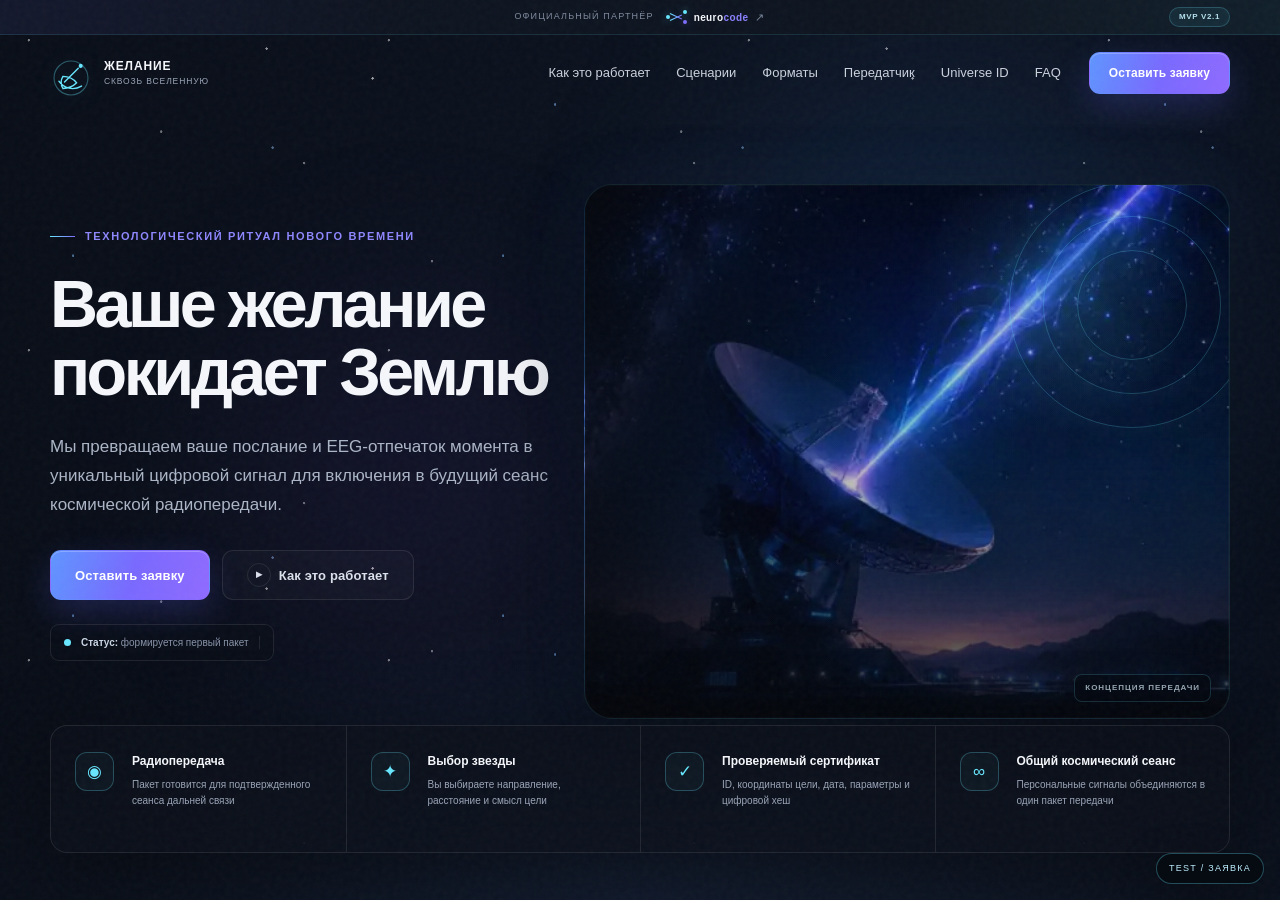
<file: index.html>
<!doctype html>
<html lang="ru">
<head>
  <meta charset="utf-8">
  <meta name="viewport" content="width=device-width, initial-scale=1">
  <meta name="theme-color" content="#05070c">
  <title>Желание сквозь Вселенную — TEST</title>
  <link rel="icon" href="favicon-test.svg?v=20260909" type="image/svg+xml">
  <style>
    html,body{margin:0;width:100%;height:100%;overflow:hidden;background:#05070c}
    #spacewish-app{position:fixed;inset:0;width:100%;height:100%;border:0;visibility:hidden;background:#05070c}
    #spacewish-app.ready{visibility:visible}
  </style>
</head>
<body>
  <iframe id="spacewish-app" src="app.html?v=20260909-noflash1" title="Желание сквозь Вселенную — TEST" onload="this.classList.add('ready')"></iframe>
</body>
</html>
</file>
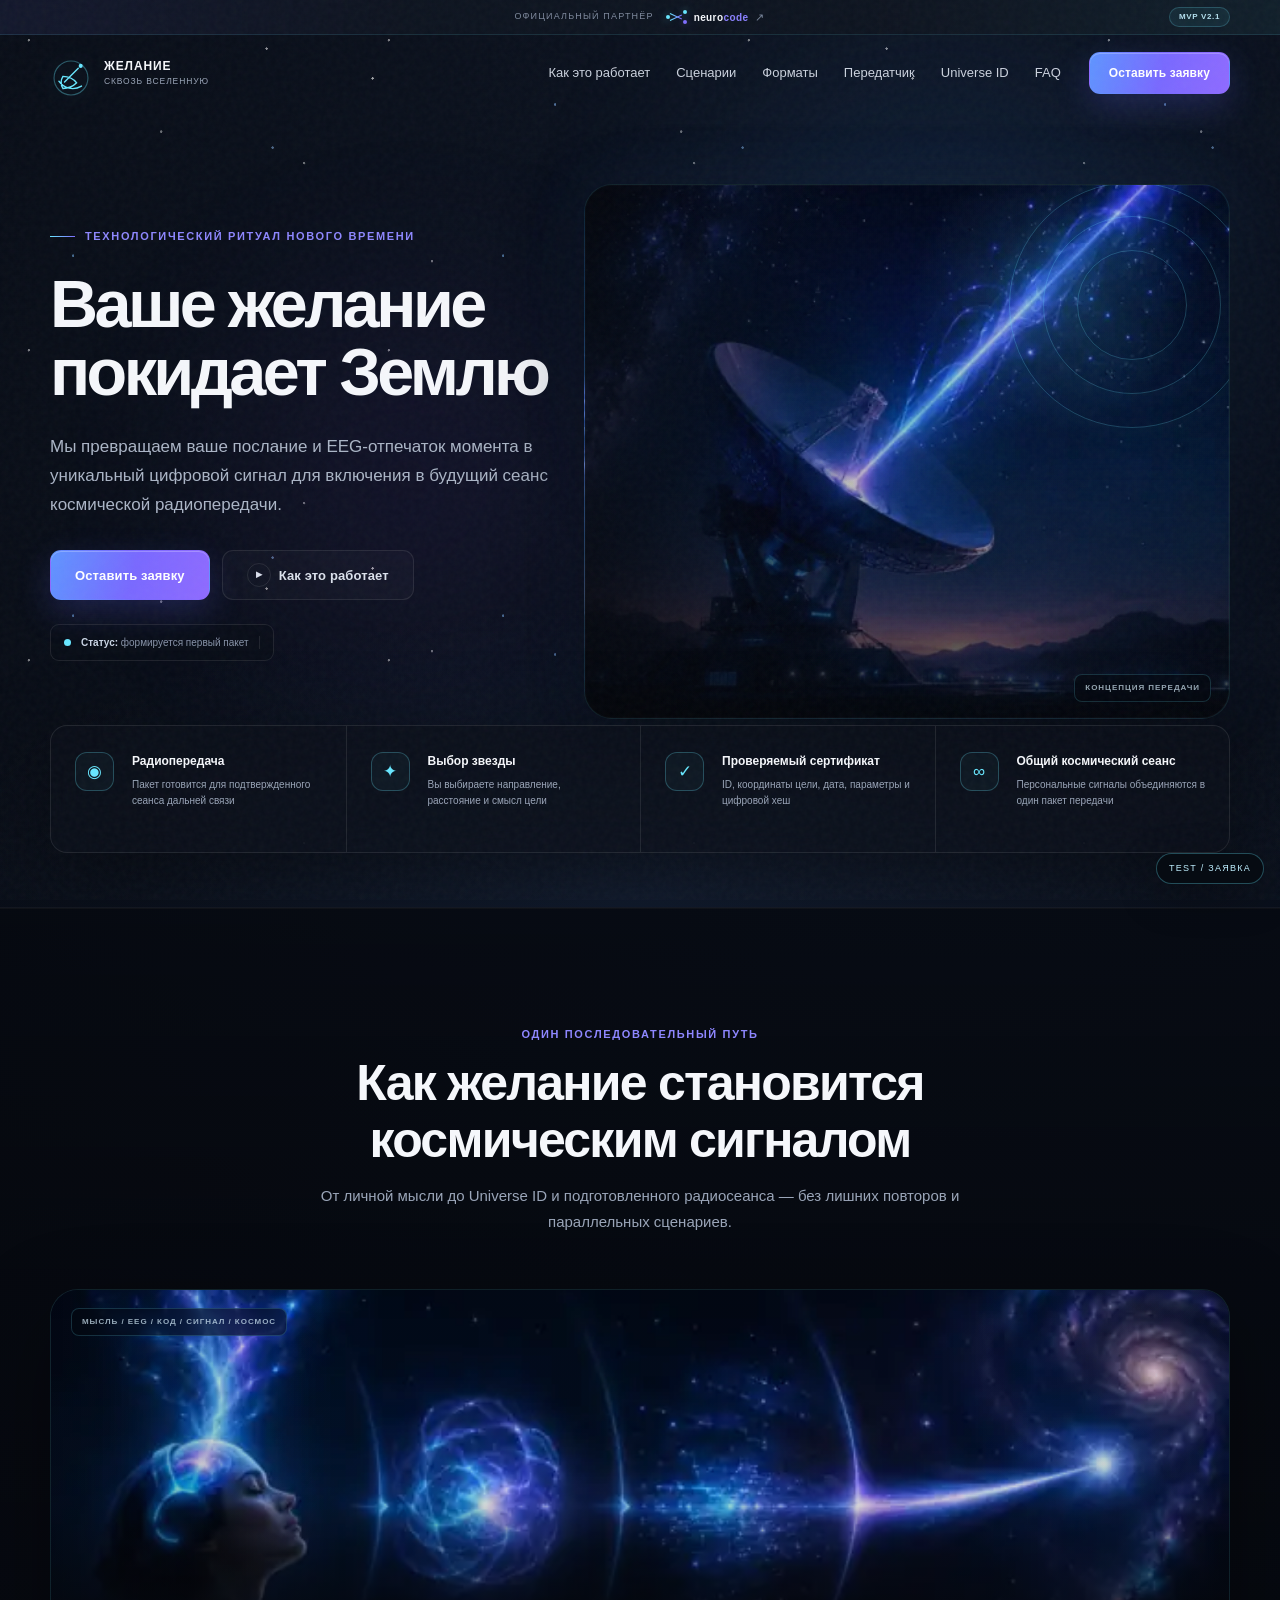
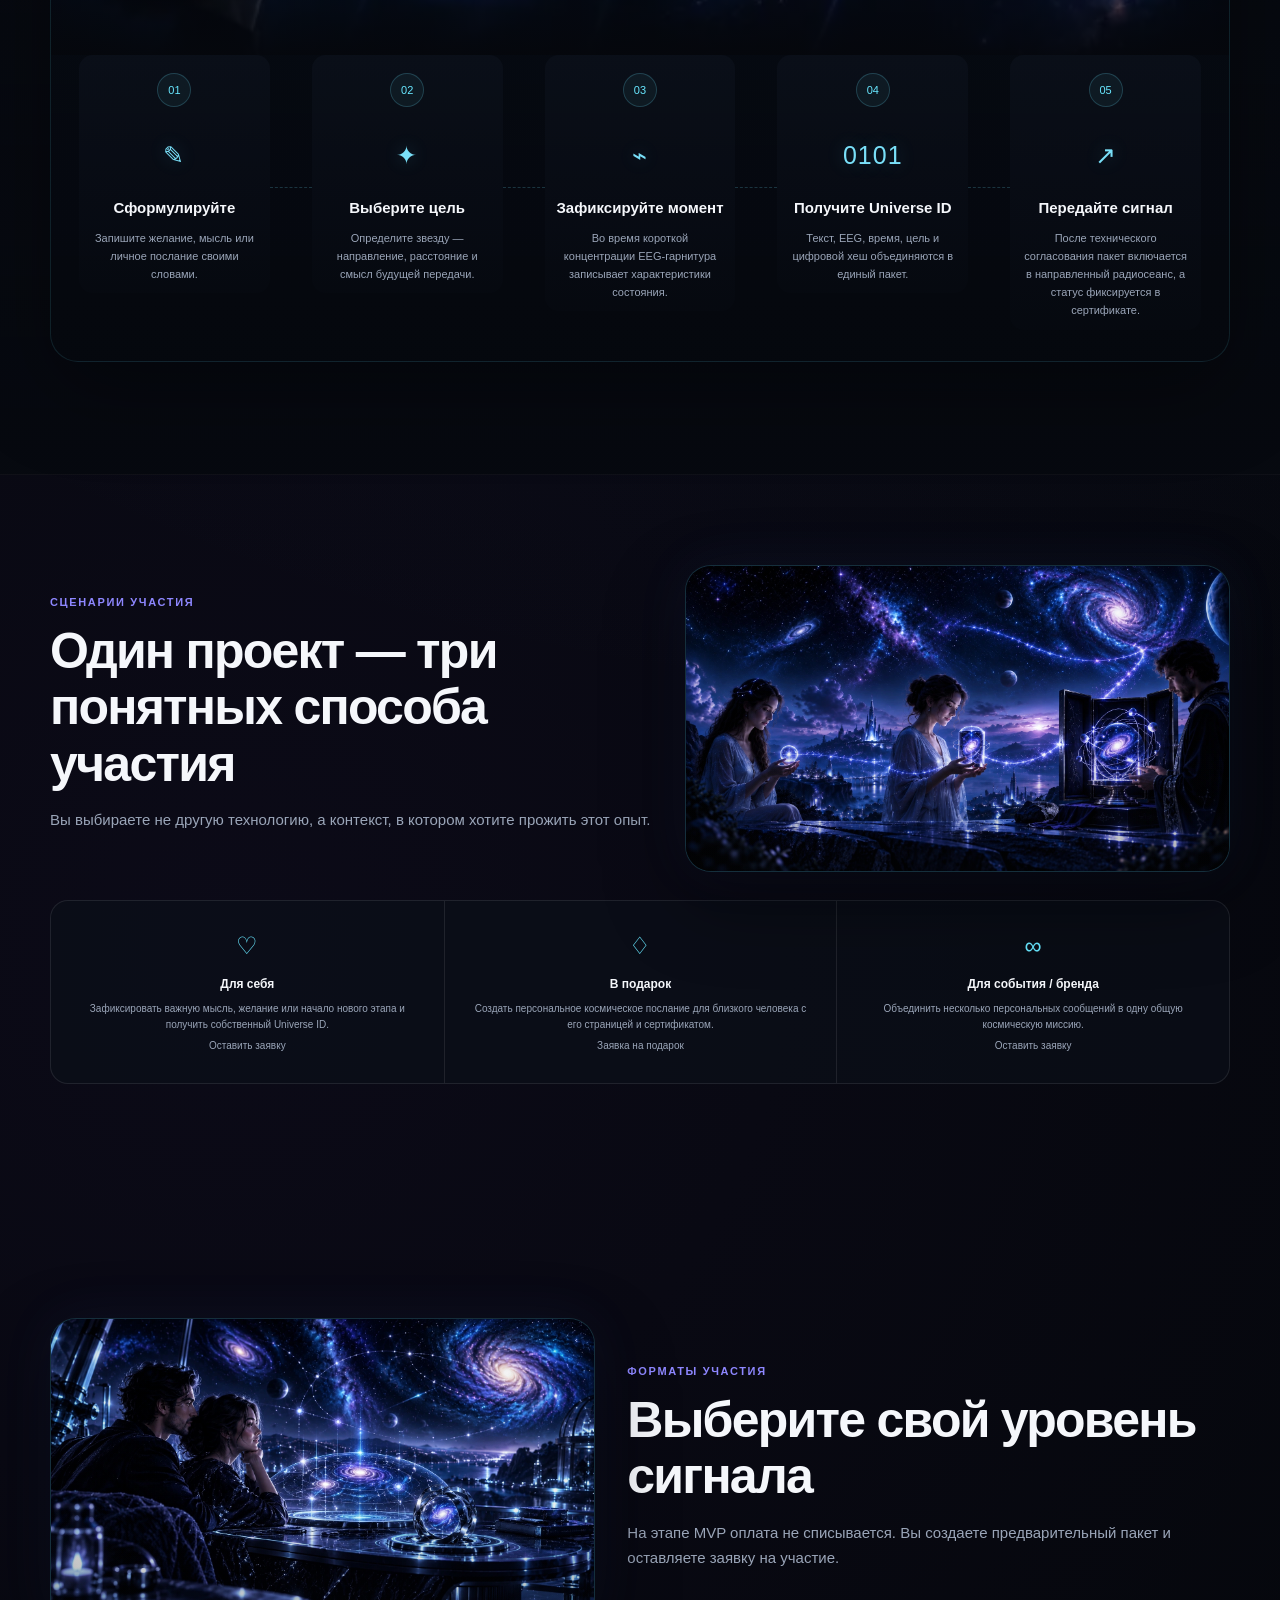
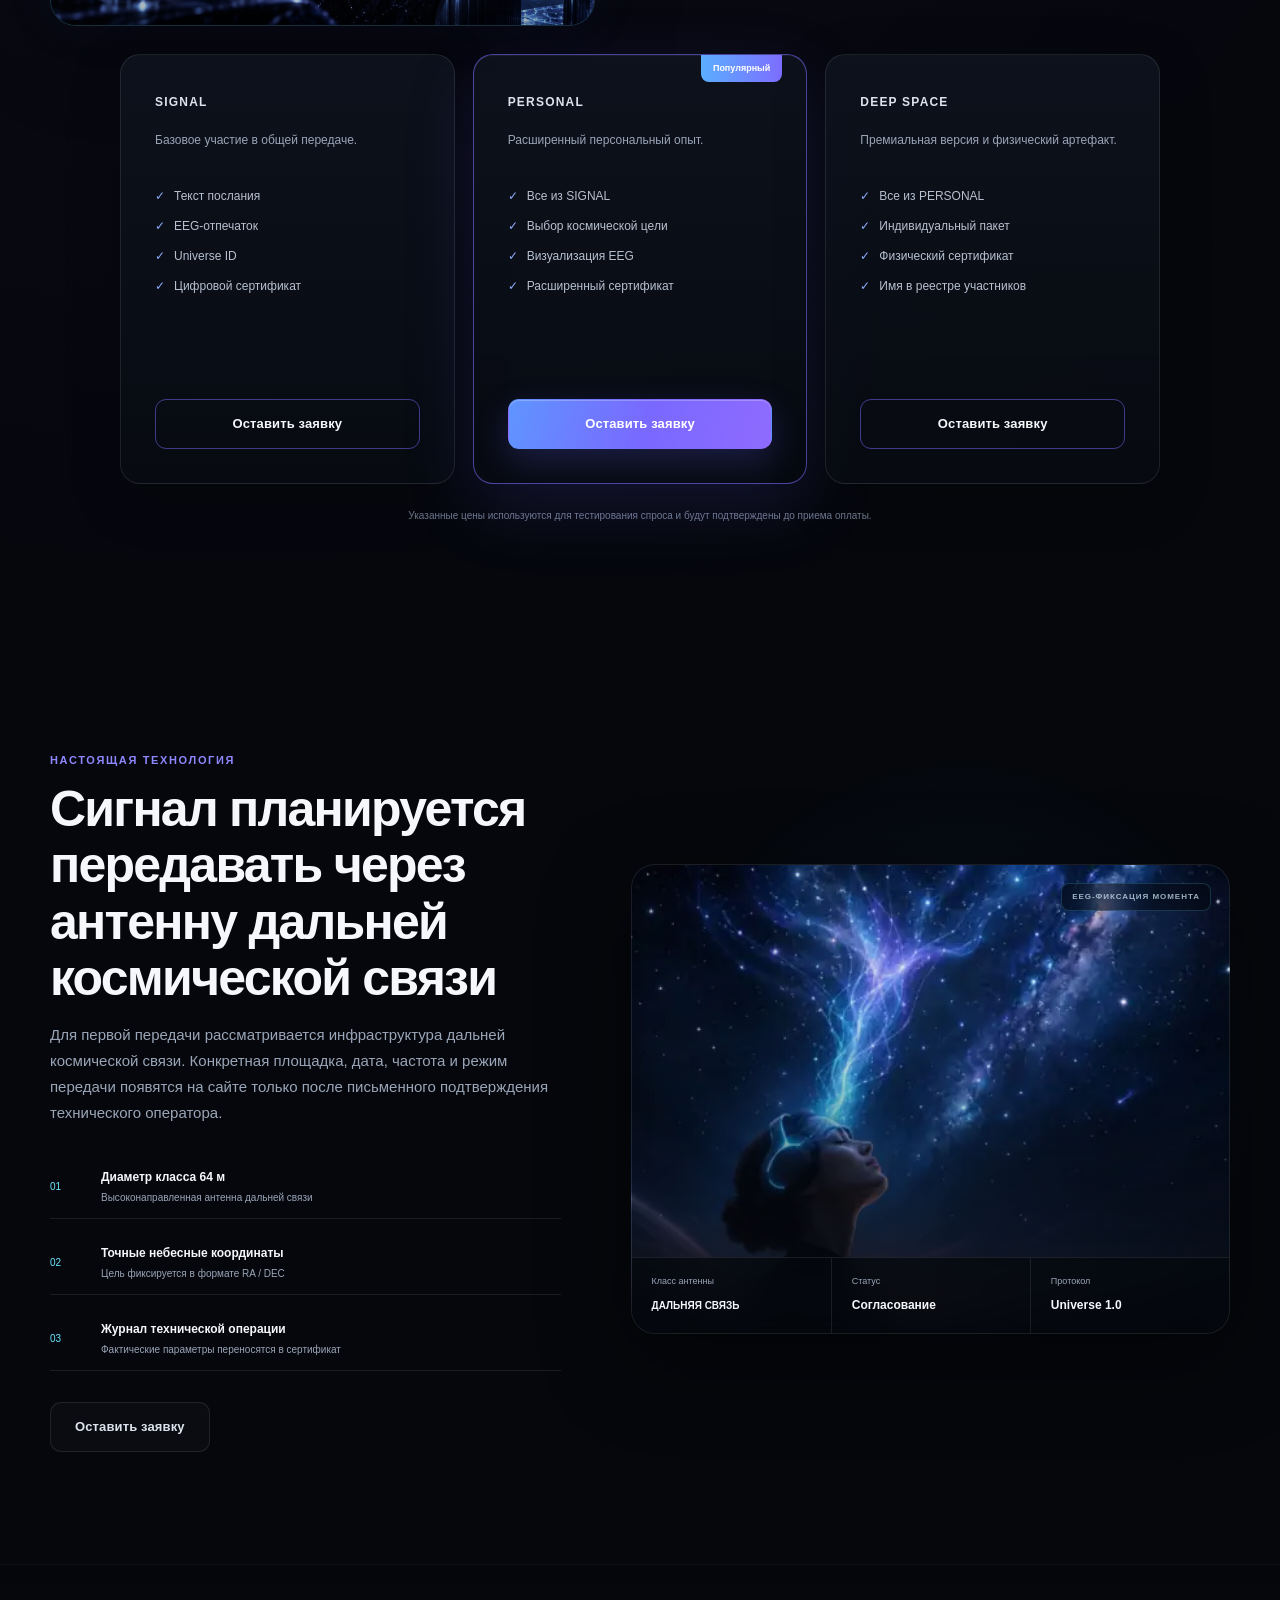
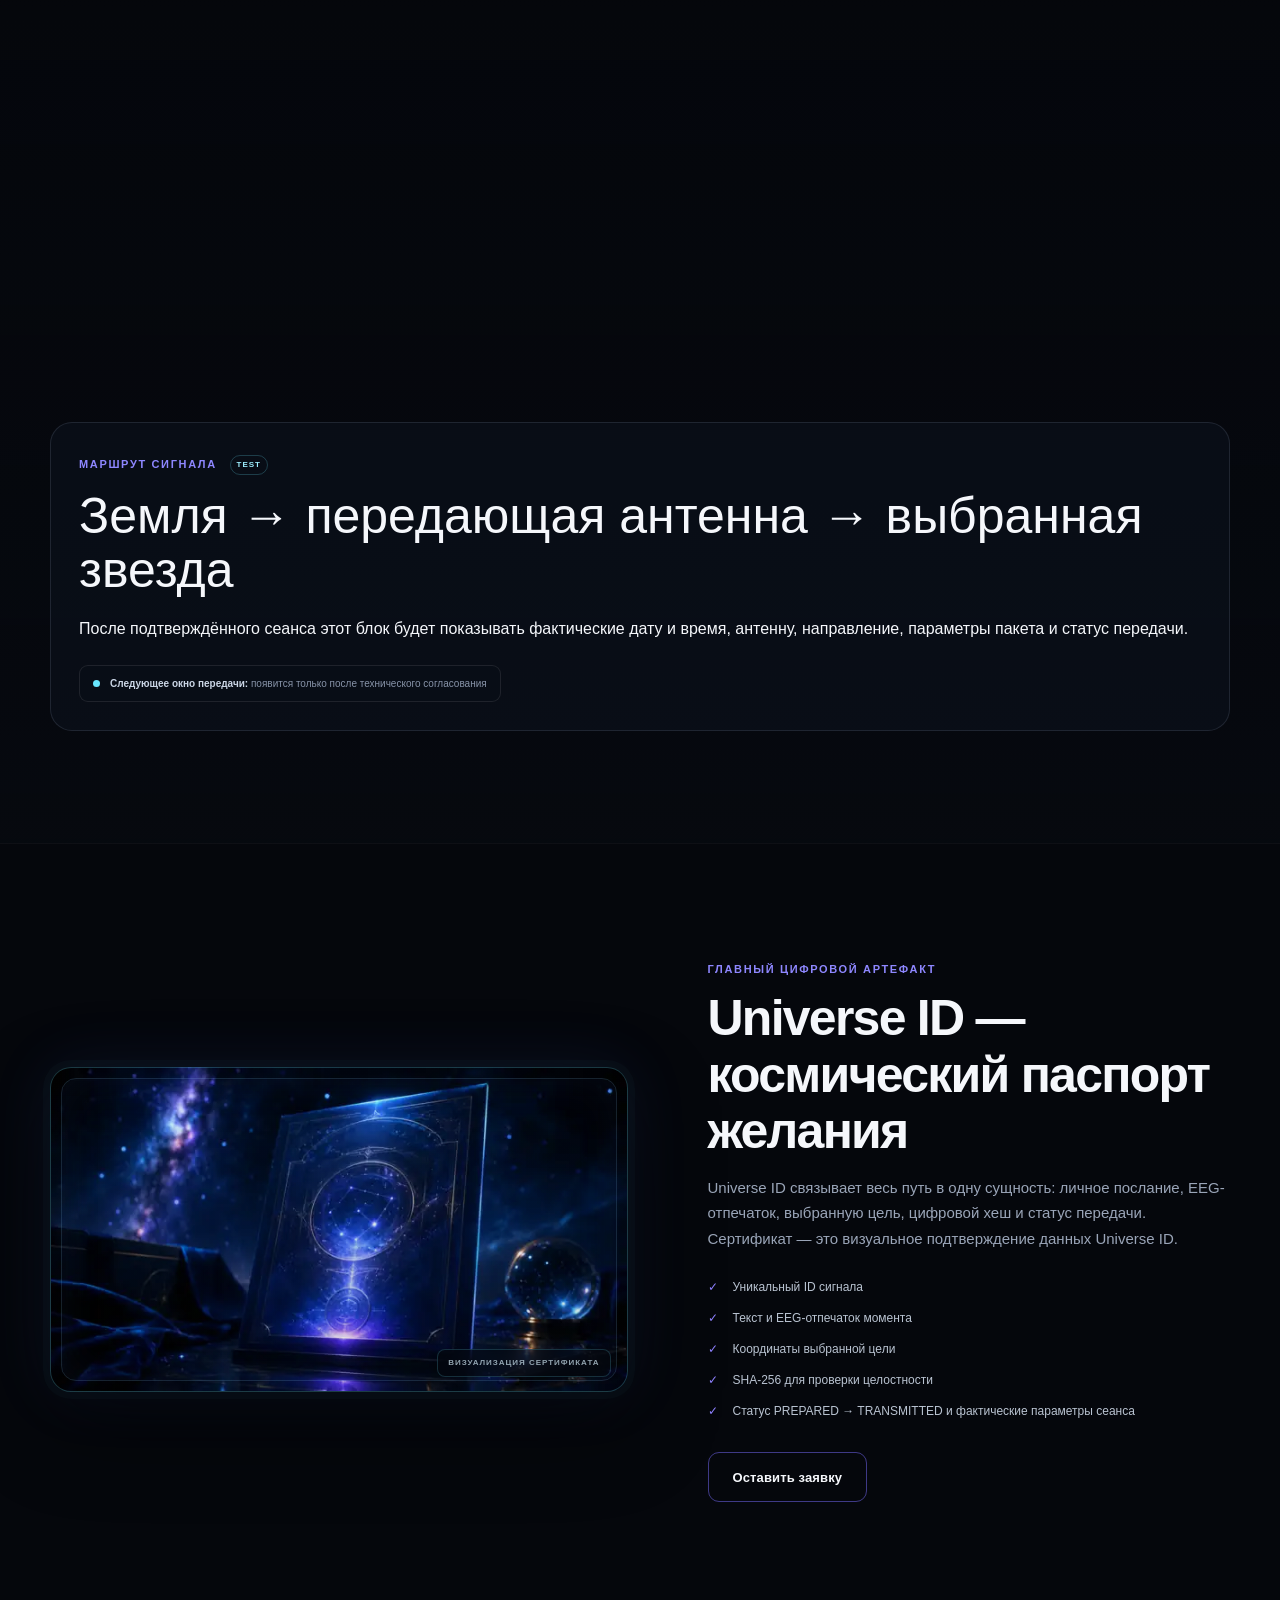
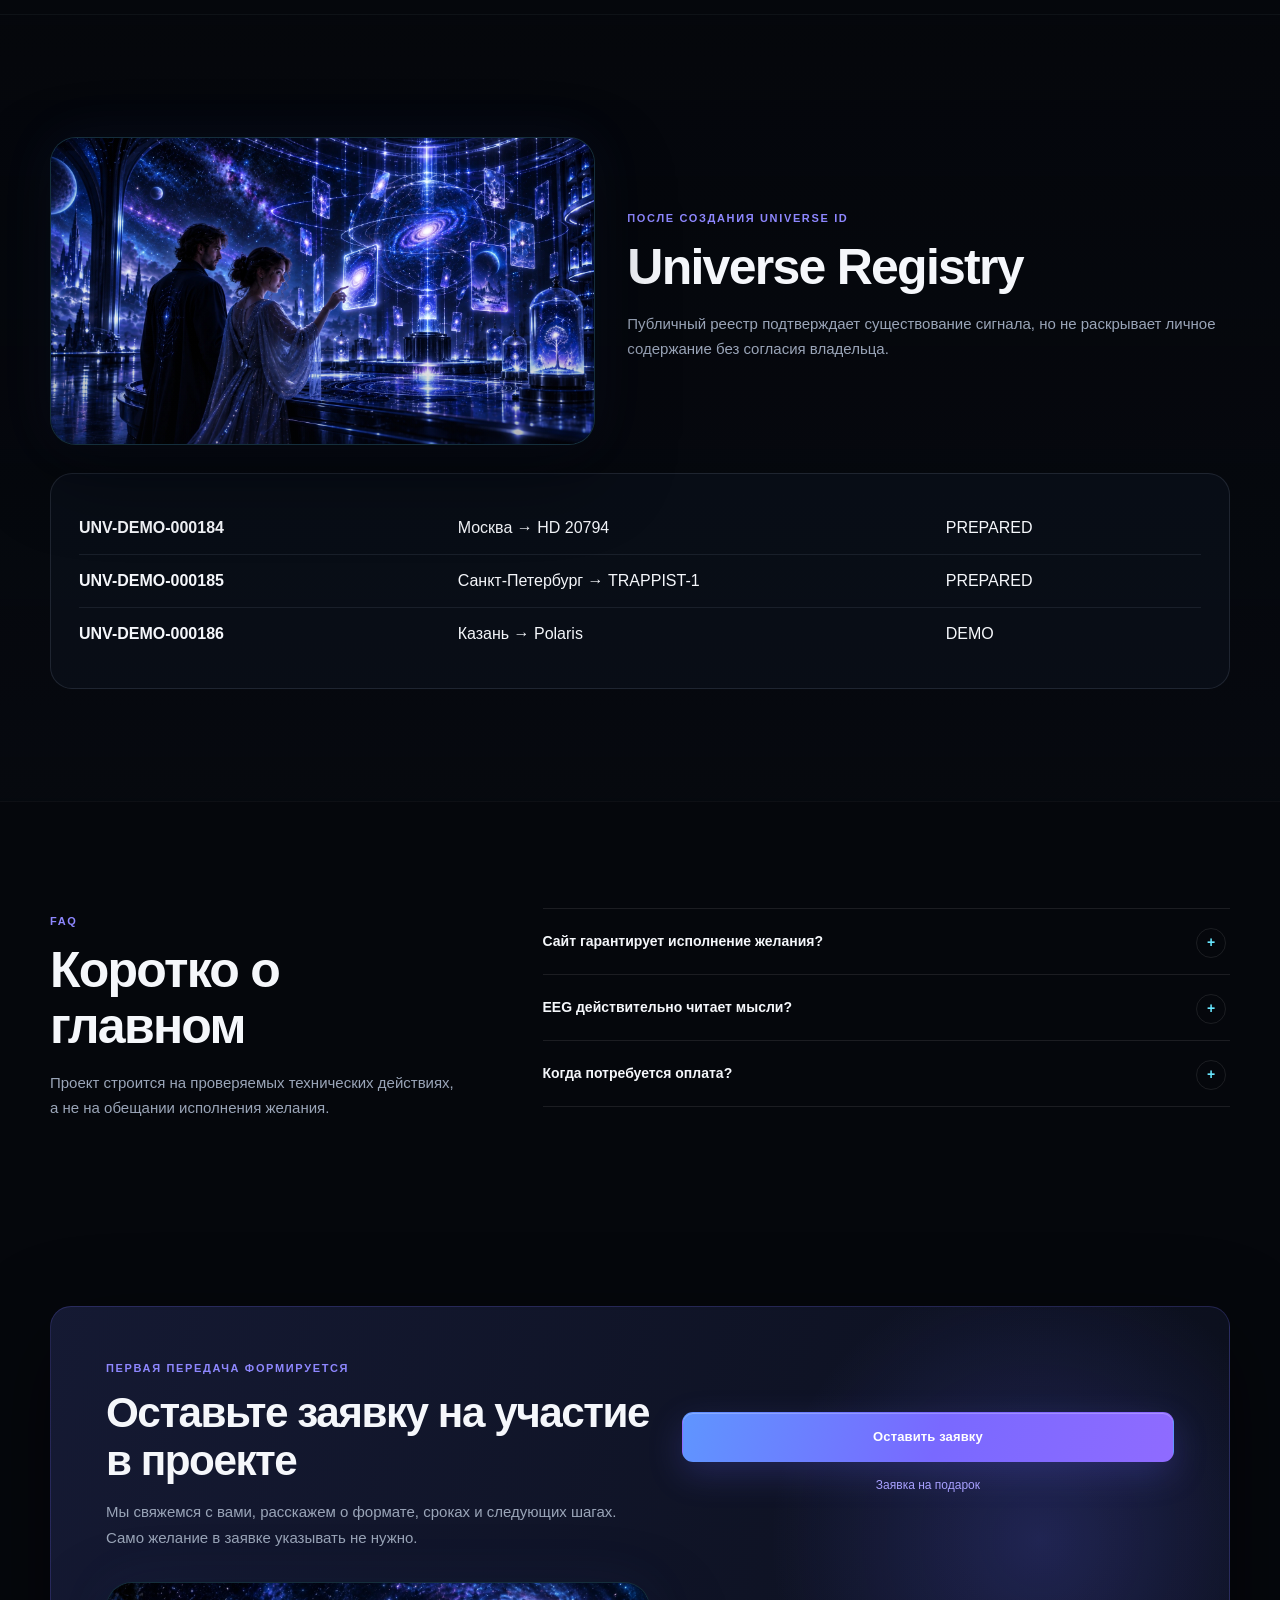
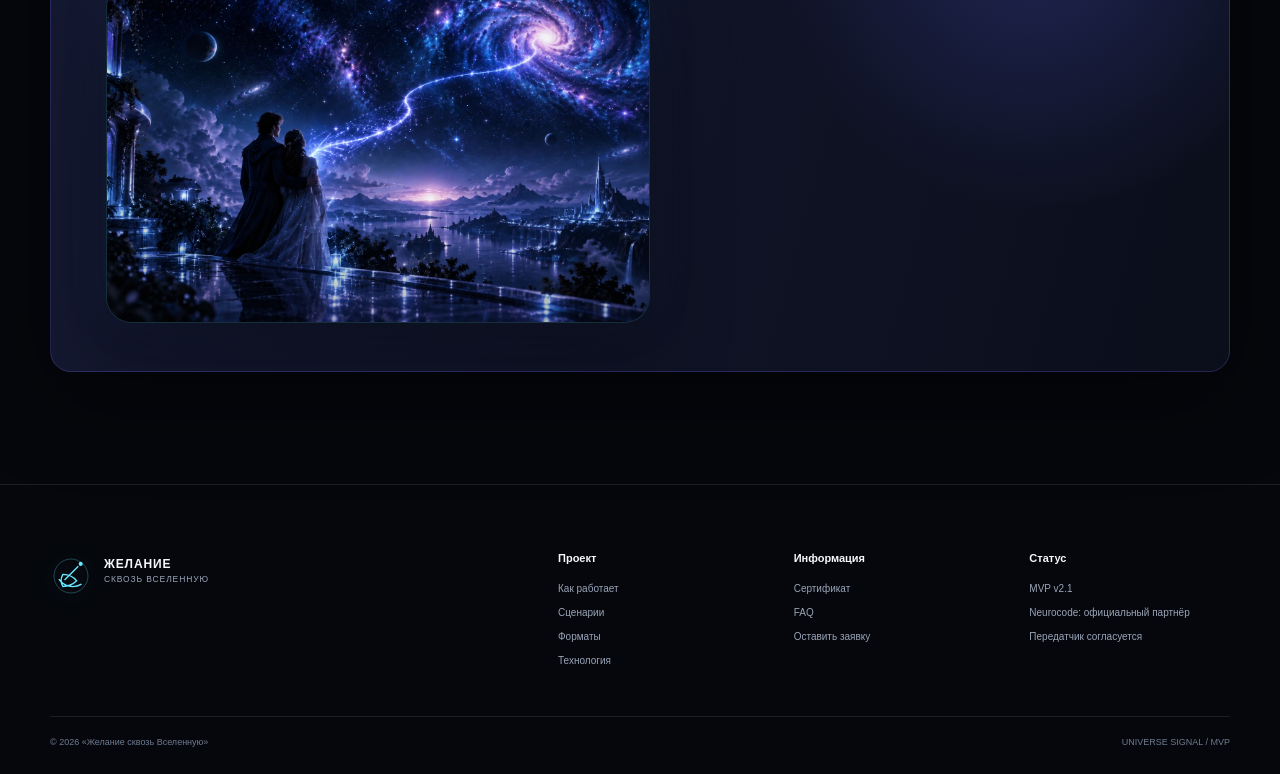
<file: app.html>
<!doctype html>
<html lang="ru">
<head>
  <meta charset="utf-8">
  <meta name="viewport" content="width=device-width, initial-scale=1">
  <meta name="theme-color" content="#05070c">
  <title>Желание сквозь Вселенную — TEST</title>
  <link rel="icon" href="favicon-test.svg?v=20260909" type="image/svg+xml">
  <link rel="shortcut icon" href="favicon-test.svg?v=20260909" type="image/svg+xml">
</head>
<body>
  <div style="min-height:100vh;background:#05070c;color:#fff;display:grid;place-items:center;font:16px system-ui">Загрузка тестового стенда…</div>
  <script>
  (async function () {
    try {
      const response = await fetch('./base.html?test-source=' + Date.now(), {cache:'no-store'});
      if (!response.ok) throw new Error('Не удалось загрузить production: ' + response.status);
      const source = await response.text();
      const doc = new DOMParser().parseFromString(source, 'text/html');

      doc.title = 'Желание сквозь Вселенную — TEST';
      const css = doc.querySelector('link[rel="stylesheet"]');
      if (css) css.href = 'style.css?v=20260909-photos2';
      doc.querySelectorAll('script[src]').forEach((s) => {
        if (s.getAttribute('src') === 'script.js') s.setAttribute('src', 'script-base.js');
      });
      doc.querySelectorAll('link[rel~="icon"]').forEach((n) => n.remove());
      const icon = doc.createElement('link');
      icon.rel = 'icon'; icon.type = 'image/svg+xml'; icon.href = 'favicon-test.svg';
      doc.head.appendChild(icon);

      const style = doc.createElement('style');
      style.textContent = `

        /* Critical anti-flash rules: production contains inline SVG illustrations
           that must stay hidden before the external stylesheet finishes loading. */
        .hero-visual .dish-illustration,.tech-visual svg{display:none!important}
        .brand-mark svg{display:block;width:52px;height:52px;max-width:100%}
        .test-stand-badge{position:fixed;right:16px;bottom:16px;z-index:120;padding:8px 12px;border:1px solid rgba(104,231,255,.3);border-radius:999px;background:rgba(7,11,18,.92);backdrop-filter:blur(16px);color:#bfefff;font-size:9px;letter-spacing:.14em;text-transform:uppercase;box-shadow:0 12px 40px rgba(0,0,0,.28)}
        .test-inline-label{display:inline-flex;margin-left:8px;padding:3px 6px;border:1px solid rgba(104,231,255,.22);border-radius:999px;color:#9eefff;font-size:8px;letter-spacing:.12em;vertical-align:middle}
        .audience-section .audience-grid{grid-template-columns:repeat(3,minmax(0,1fr))}
        .mission-card,.registry-card{padding:28px;border:1px solid rgba(148,163,184,.16);border-radius:22px;background:rgba(12,17,28,.66)}
        .mission-route{font-size:clamp(26px,4vw,50px);line-height:1.08;margin:14px 0 20px}
        .registry-row{display:grid;grid-template-columns:1fr 1.3fr .7fr;gap:14px;padding:14px 0;border-bottom:1px solid rgba(148,163,184,.12)}
        .registry-row:last-child{border-bottom:0}
        .test-art{position:relative;margin:26px auto 34px;overflow:hidden;width:min(680px,100%);border-radius:26px;border:1px solid rgba(104,231,255,.14);background:#07101c;box-shadow:0 30px 80px rgba(0,0,0,.38),0 0 55px rgba(86,133,255,.07)}
        .test-art img{display:block;width:100%;aspect-ratio:16/9;object-fit:cover;transform:scale(1.002)}
        .test-art:after{content:'';position:absolute;inset:0;pointer-events:none;background:linear-gradient(180deg,transparent 60%,rgba(5,7,12,.28)),linear-gradient(90deg,rgba(5,7,12,.12),transparent 28%,transparent 72%,rgba(5,7,12,.08))}
        .test-side-layout{display:grid;grid-template-columns:minmax(0,1.05fr) minmax(320px,.95fr);gap:32px;align-items:center;margin:10px 0 28px}
        .test-side-layout.reverse{grid-template-columns:minmax(320px,.95fr) minmax(0,1.05fr)}
        .test-side-layout .section-heading{margin:0;max-width:none;text-align:left;align-items:flex-start}
        .test-side-layout .section-heading.compact{align-self:center}
        .test-side-layout .section-heading p{max-width:640px}
        .test-side-layout .test-art{margin:0;width:100%;max-width:none}
        .test-side-layout.reverse .section-heading{order:2}
        .test-side-layout.reverse .test-art{order:1}
        #scenarios .audience-grid,#mission .mission-card,#registry .registry-card,#faq .faq-grid{margin-top:26px}
        #faq .test-art img{aspect-ratio:4/3}
        .cta-section .cta-card{overflow:hidden;display:grid;grid-template-columns:minmax(0,1.05fr) minmax(320px,.95fr);gap:32px;align-items:center}
        .cta-section .cta-card > *{min-width:0}
        .cta-section .test-art{grid-column:auto;margin:0;width:100%;max-width:none;align-self:stretch}
        .cta-section .test-art img{aspect-ratio:16/10;height:100%}
        .application-form .field select{width:100%;height:52px;border:1px solid rgba(148,163,184,.2);border-radius:12px;background:#101620;color:#f7f9ff;padding:0 14px;font:inherit;outline:none}
        .application-form .field select:focus{border-color:rgba(104,231,255,.55);box-shadow:0 0 0 3px rgba(104,231,255,.07)}
        .application-note{margin:2px 0 0;color:#8e9aae;font-size:12px;line-height:1.6}
        .application-status{min-height:20px;margin-top:12px;color:#ffb6b6;font-size:12px}
        .application-success{padding:26px;border:1px solid rgba(104,231,255,.18);border-radius:18px;background:rgba(9,16,28,.72)}
        .application-success h3{margin:10px 0 8px;font-size:28px}
        .application-success p{margin:0;color:#aab4c5;line-height:1.65}
        @media(max-width:820px){.audience-section .audience-grid{grid-template-columns:1fr}.registry-row{grid-template-columns:1fr}.test-art{border-radius:20px;margin:20px 0 28px}.test-side-layout,.test-side-layout.reverse,.cta-section .cta-card{grid-template-columns:1fr;gap:18px}.test-side-layout.reverse .section-heading,.test-side-layout.reverse .test-art{order:initial}.test-side-layout .section-heading{text-align:center;align-items:center}.test-side-layout .section-heading p{max-width:none}.cta-section .test-art img,#faq .test-art img{aspect-ratio:16/9;height:auto}}
      `;
      doc.head.appendChild(style);

      const art = (src, alt, extra='') => `<figure class="test-art reveal ${extra}"><img src="${src}" alt="${alt}" loading="lazy" decoding="async"></figure>`;

      const nav = doc.querySelector('.main-nav');
      if (nav) nav.innerHTML = '<a href="#how">Как это работает</a><a href="#scenarios">Сценарии</a><a href="#formats">Форматы</a><a href="#technology">Передатчик</a><a href="#certificate">Universe ID</a><a href="#faq">FAQ</a>';

      const howHeading = doc.querySelector('#how .section-heading');
      if (howHeading) howHeading.innerHTML = '<span class="section-kicker">Один последовательный путь</span><h2>Как желание становится космическим сигналом</h2><p>От личной мысли до Universe ID и подготовленного радиосеанса — без лишних повторов и параллельных сценариев.</p>';
      const process = doc.querySelector('#how .process');
      if (process) process.innerHTML = `
        <article class="process-step"><span class="step-number">01</span><span class="process-symbol">✎</span><h3>Сформулируйте</h3><p>Запишите желание, мысль или личное послание своими словами.</p></article><span class="process-line" aria-hidden="true"></span>
        <article class="process-step"><span class="step-number">02</span><span class="process-symbol">✦</span><h3>Выберите цель</h3><p>Определите звезду — направление, расстояние и смысл будущей передачи.</p></article><span class="process-line" aria-hidden="true"></span>
        <article class="process-step"><span class="step-number">03</span><span class="process-symbol">⌁</span><h3>Зафиксируйте момент</h3><p>Во время короткой концентрации EEG-гарнитура записывает характеристики состояния.</p></article><span class="process-line" aria-hidden="true"></span>
        <article class="process-step"><span class="step-number">04</span><span class="process-symbol">0101</span><h3>Получите Universe ID</h3><p>Текст, EEG, время, цель и цифровой хеш объединяются в единый пакет.</p></article><span class="process-line" aria-hidden="true"></span>
        <article class="process-step"><span class="step-number">05</span><span class="process-symbol">↗</span><h3>Передайте сигнал</h3><p>После технического согласования пакет включается в направленный радиосеанс, а статус фиксируется в сертификате.</p></article>`;

      const audience = doc.querySelector('.audience-section');
      if (audience) {
        audience.id = 'scenarios';
        audience.querySelector('.section-heading').innerHTML = '<span class="section-kicker">Сценарии участия</span><h2>Один проект — три понятных способа участия</h2><p>Вы выбираете не другую технологию, а контекст, в котором хотите прожить этот опыт.</p>';
        audience.querySelector('.section-heading').insertAdjacentHTML('afterend', `<div class="test-side-layout reveal"><div class="section-heading compact"><span class="section-kicker">Сценарии участия</span><h2>Один проект — три понятных способа участия</h2><p>Вы выбираете не другую технологию, а контекст, в котором хотите прожить этот опыт.</p></div>${art('assets/test-scenarios.webp?v=20260909-photos2','Личное желание, подарок близкому и общий космический сигнал')}</div>`);
        audience.querySelector('.section-heading').remove();
        audience.querySelector('.audience-grid').innerHTML = `
          <article><span>♡</span><strong>Для себя</strong><p>Зафиксировать важную мысль, желание или начало нового этапа и получить собственный Universe ID.</p><button class="footer-link-button js-open-builder" type="button">Оставить заявку</button></article>
          <article><span>♢</span><strong>В подарок</strong><p>Создать персональное космическое послание для близкого человека с его страницей и сертификатом.</p><button class="footer-link-button js-open-builder" type="button" data-gift="true">Заявка на подарок</button></article>
          <article><span>∞</span><strong>Для события / бренда</strong><p>Объединить несколько персональных сообщений в одну общую космическую миссию.</p><button class="footer-link-button js-open-builder" type="button" data-application-format="event">Оставить заявку</button></article>`;
        const formats = doc.querySelector('#formats');
        if (formats && formats.parentNode) formats.parentNode.insertBefore(audience, formats);
      }

      const formatsHeading = doc.querySelector('#formats .section-heading');
      if (formatsHeading) formatsHeading.insertAdjacentHTML('afterend', art('assets/test-formats.webp?v=20260909-photos2','Форматы участия в проекте Желание сквозь Вселенную'));

      const technology = doc.querySelector('#technology');
      if (technology) {
        const mission = doc.createElement('section');
        mission.className = 'section section-dark';
        mission.id = 'mission';
        mission.innerHTML = `<div class="container"><div class="test-side-layout reveal"><div class="section-heading"><span class="section-kicker">После формирования пакета</span><h2>Куда направлен сигнал</h2><p>Здесь показывается именно технический маршрут передачи, а не повтор механики создания желания.</p></div>${art('assets/test-mission.webp?v=20260909-photos2','Радиоантенна отправляет сигнал к выбранной звезде')}</div><div class="mission-card reveal"><span class="section-kicker">Маршрут сигнала <span class="test-inline-label">TEST</span></span><div class="mission-route">Земля → передающая антенна → выбранная звезда</div><p>После подтверждённого сеанса этот блок будет показывать фактические дату и время, антенну, направление, параметры пакета и статус передачи.</p><div class="transmission-status"><span class="status-pulse"></span><span><strong>Следующее окно передачи:</strong> появится только после технического согласования</span></div></div></div>`;
        technology.insertAdjacentElement('afterend', mission);
      }

      const certCopy = doc.querySelector('#certificate .certificate-copy');
      if (certCopy) certCopy.innerHTML = `<span class="section-kicker">Главный цифровой артефакт</span><h2>Universe ID — космический паспорт желания</h2><p>Universe ID связывает весь путь в одну сущность: личное послание, EEG-отпечаток, выбранную цель, цифровой хеш и статус передачи. Сертификат — это визуальное подтверждение данных Universe ID.</p><ul class="check-list"><li>Уникальный ID сигнала</li><li>Текст и EEG-отпечаток момента</li><li>Координаты выбранной цели</li><li>SHA-256 для проверки целостности</li><li>Статус PREPARED → TRANSMITTED и фактические параметры сеанса</li></ul><button class="button button-outline js-open-builder" type="button">Оставить заявку</button>`;

      const certificate = doc.querySelector('#certificate');
      if (certificate) {
        const registry = doc.createElement('section');
        registry.className = 'section section-dark';
        registry.id = 'registry';
        registry.innerHTML = `<div class="container"><div class="test-side-layout reverse reveal"><div class="section-heading"><span class="section-kicker">После создания Universe ID</span><h2>Universe Registry</h2><p>Публичный реестр подтверждает существование сигнала, но не раскрывает личное содержание без согласия владельца.</p></div>${art('assets/test-registry.webp?v=20260909-photos2','Космический архив и реестр уникальных сигналов')}</div><div class="registry-card reveal"><div class="registry-row"><strong>UNV-DEMO-000184</strong><span>Москва → HD 20794</span><span>PREPARED</span></div><div class="registry-row"><strong>UNV-DEMO-000185</strong><span>Санкт-Петербург → TRAPPIST-1</span><span>PREPARED</span></div><div class="registry-row"><strong>UNV-DEMO-000186</strong><span>Казань → Polaris</span><span>DEMO</span></div></div></div>`;
        certificate.insertAdjacentElement('afterend', registry);
      }

      const ctaCard = doc.querySelector('.cta-section .cta-card');
      if (ctaCard) {
        const ctaCopy = ctaCard.querySelector('div:first-child');
        if (ctaCopy) ctaCopy.innerHTML = '<span class="section-kicker">Первая передача формируется</span><h2>Оставьте заявку на участие в проекте</h2><p>Мы свяжемся с вами, расскажем о формате, сроках и следующих шагах. Само желание в заявке указывать не нужно.</p>';
        ctaCard.insertAdjacentHTML('beforeend', art('assets/test-cta.webp?v=20260909-photos2','Личное послание начинает путь к звёздам'));
      }

      const applySideLayout = (selector, reverse = false) => {
        const section = doc.querySelector(selector);
        if (!section) return;
        const container = section.querySelector('.container');
        const heading = section.querySelector('.section-heading');
        const artEl = section.querySelector('.test-art');
        if (!container || !heading || !artEl) return;
        const layout = doc.createElement('div');
        layout.className = 'test-side-layout reveal' + (reverse ? ' reverse' : '');
        container.insertBefore(layout, heading);
        layout.appendChild(heading);
        layout.appendChild(artEl);
      };

      applySideLayout('#formats', true);

      const footerProject = doc.querySelector('.footer-links > div:first-child');
      if (footerProject) footerProject.innerHTML = '<strong>Проект</strong><a href="#how">Как работает</a><a href="#scenarios">Сценарии</a><a href="#formats">Форматы</a><a href="#technology">Технология</a>';

      doc.querySelectorAll('.js-package').forEach((button) => {
        button.classList.remove('js-package');
        button.classList.add('js-open-builder');
      });

      doc.querySelectorAll('.js-open-builder').forEach((button) => {
        if (button.dataset.gift === 'true') button.textContent = 'Заявка на подарок';
        else button.textContent = 'Оставить заявку';
      });

      const modal = doc.querySelector('#signal-modal');
      if (modal) {
        modal.innerHTML = `
          <div class="modal-backdrop" data-close-modal></div>
          <section class="builder" role="dialog" aria-modal="true" aria-labelledby="builder-title">
            <button class="modal-close" type="button" aria-label="Закрыть" data-close-modal>×</button>
            <div class="builder-header">
              <div><span class="section-kicker">Заявка на участие</span><h2 id="builder-title">Оставьте заявку</h2></div>
            </div>
            <form id="signal-form" class="application-form" novalidate>
              <div class="builder-step active" data-step="1">
                <div class="step-heading"><h3>Контактные данные</h3><p>Оставьте контакты — мы свяжемся с вами и уточним детали участия. Само желание здесь писать не нужно.</p></div>
                <div class="form-grid">
                  <label class="field"><span>Имя</span><input id="participant-name" name="name" type="text" maxlength="60" placeholder="Например, Иван" required></label>
                  <label class="field"><span>Email</span><input id="participant-email" name="email" type="email" maxlength="100" placeholder="name@example.com" required></label>
                  <label class="field"><span>Телефон или Telegram</span><input id="participant-contact" name="contact" type="text" maxlength="100" placeholder="+7 ... или @username"></label>
                  <label class="field"><span>Формат участия</span><select id="application-format" name="format"><option value="personal">Для себя</option><option value="gift">В подарок</option><option value="event">Событие / бренд</option><option value="unknown">Пока не определился</option></select></label>
                  <label class="field field-full"><span>Комментарий</span><textarea id="application-comment" name="comment" maxlength="500" rows="5" placeholder="Например: хочу узнать о сроках, формате участия и стоимости."></textarea></label>
                </div>
                <p class="application-note">После заявки команда проекта свяжется с вами и отдельно согласует содержание будущего послания, EEG-сеанс и технические параметры передачи.</p>
                <div class="application-status" id="application-status" aria-live="polite"></div>
                <div class="builder-actions"><span></span><button class="button button-gradient" type="submit">Сформировать заявку</button></div>
              </div>
            </form>
          </section>`;
      }

      const badge = doc.createElement('div');
      badge.className = 'test-stand-badge';
      badge.textContent = 'TEST / заявка';
      doc.body.appendChild(badge);

      const requestScript = doc.createElement('script');
      requestScript.textContent = `
        (() => {
          const form = document.querySelector('#signal-form');
          const format = document.querySelector('#application-format');
          const status = document.querySelector('#application-status');

          document.querySelectorAll('.js-open-builder').forEach((button) => {
            button.addEventListener('click', () => {
              setTimeout(() => {
                if (!format) return;
                if (button.dataset.gift === 'true') format.value = 'gift';
                else if (button.dataset.applicationFormat === 'event') format.value = 'event';
              }, 0);
            });
          });

          form?.addEventListener('submit', (event) => {
            event.preventDefault();
            const name = document.querySelector('#participant-name')?.value.trim() || '';
            const email = document.querySelector('#participant-email')?.value.trim() || '';
            const contact = document.querySelector('#participant-contact')?.value.trim() || '';
            const comment = document.querySelector('#application-comment')?.value.trim() || '';
            const selectedFormat = format?.value || 'unknown';
            const emailOk = /^[^\\s@]+@[^\\s@]+\\.[^\\s@]+$/.test(email);

            if (!name || !emailOk) {
              if (status) status.textContent = !name ? 'Укажите имя.' : 'Проверьте адрес электронной почты.';
              return;
            }

            const now = new Date();
            const application = {
              id: 'REQ-' + now.toISOString().slice(0,10).replaceAll('-', '') + '-' + Math.random().toString(36).slice(2,8).toUpperCase(),
              createdAt: now.toISOString(),
              name,
              email,
              contact,
              format: selectedFormat,
              comment,
              source: 'SpaceWish-Test'
            };

            try {
              const saved = JSON.parse(localStorage.getItem('spacewishTestApplications') || '[]');
              saved.unshift(application);
              localStorage.setItem('spacewishTestApplications', JSON.stringify(saved.slice(0, 50)));
            } catch (error) {
              console.warn('Не удалось сохранить тестовую заявку локально', error);
            }

            form.innerHTML = '<div class="application-success"><span class="section-kicker">Заявка сформирована</span><h3>Спасибо, ' + name.replace(/[<>]/g, '') + '</h3><p>Контактные данные сохранены в тестовом режиме. Следующий этап — подключить отправку заявок в CRM или на корпоративную почту.</p></div>';
          });
        })();`;
      doc.body.appendChild(requestScript);

      document.open();
      document.write('<!doctype html>' + doc.documentElement.outerHTML);
      document.close();
    } catch (e) {
      document.body.innerHTML = '<div style="min-height:100vh;background:#05070c;color:#fff;display:grid;place-items:center;padding:30px;font:16px system-ui"><div><h1>Тестовый стенд временно не загрузился</h1><p>' + String(e.message || e) + '</p><p><a style="color:#6de9ff" href="../">Открыть production</a></p></div></div>';
    }
  })();
  </script>
</body>
</html>
</file>
